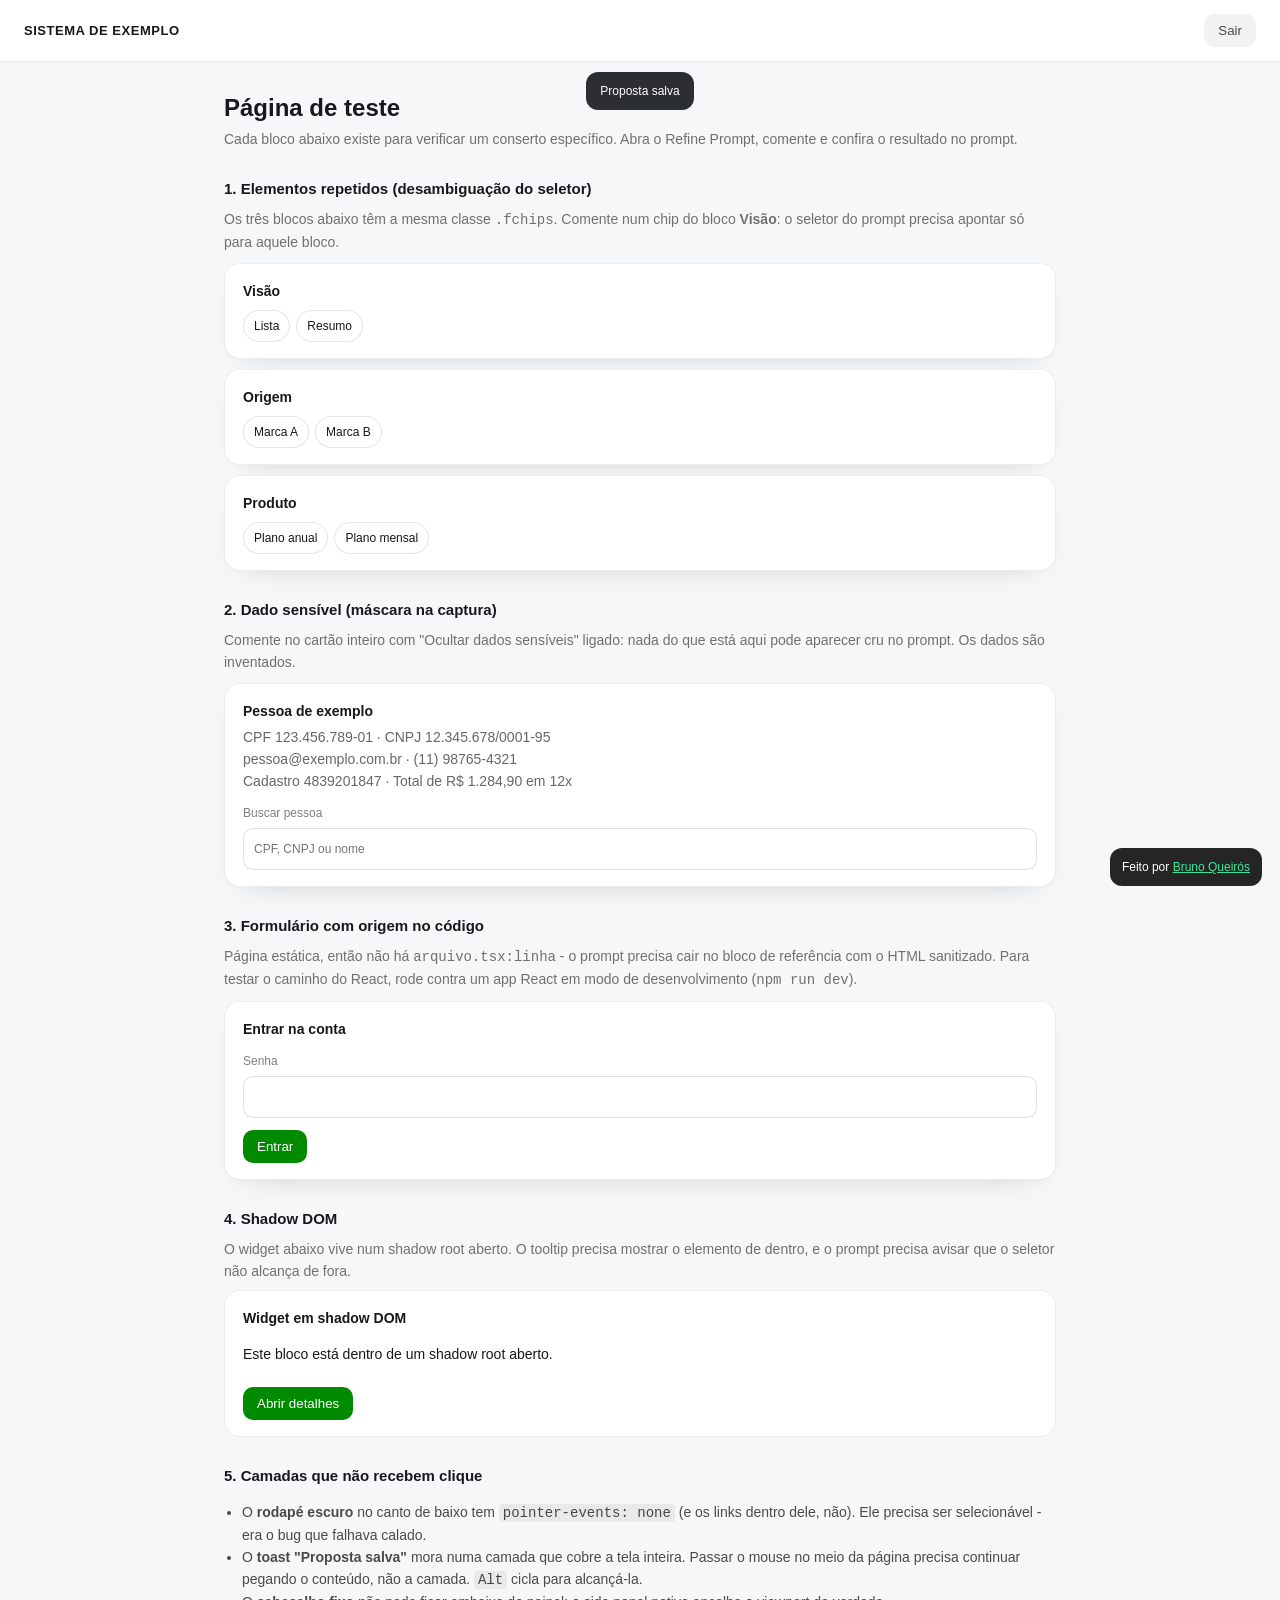
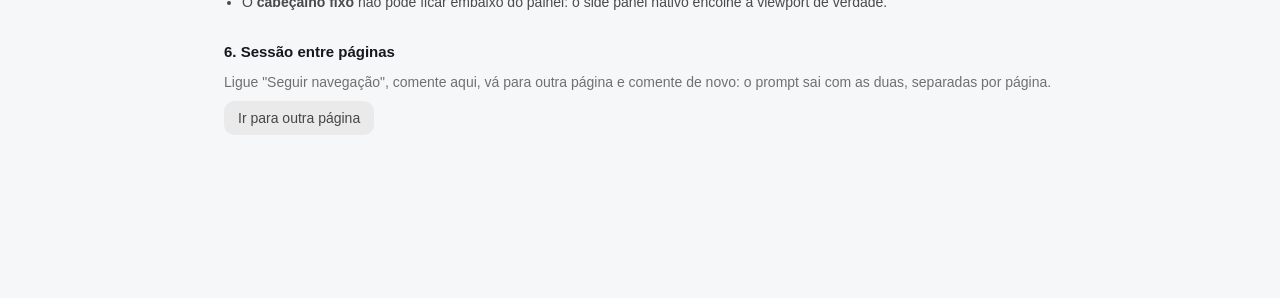
<file: demo/index.html>
<!doctype html>
<!--
  Página de teste do Refine Prompt.

  Não é vitrine: cada bloco aqui é o fixture de um problema conhecido, para
  conferir os consertos sem depender de achar o caso na vida real. O que testar
  está escrito na própria página.
-->
<html lang="pt-BR">
  <head>
    <meta charset="utf-8" />
    <title>Refine Prompt - página de teste</title>
    <style>
      :root { color-scheme: light; }
      * { box-sizing: border-box; }
      body {
        margin: 0;
        font-family: Inter, -apple-system, BlinkMacSystemFont, Arial, sans-serif;
        font-size: 14px;
        line-height: 22px;
        color: #16181c;
        background: #f6f7f8;
      }
      header.topo {
        position: fixed; inset: 0 0 auto 0; z-index: 10;
        display: flex; align-items: center; justify-content: space-between;
        padding: 14px 24px;
        background: #fff;
        border-bottom: 1px solid rgba(0,0,0,0.08);
      }
      header.topo b { font-size: 13px; letter-spacing: 0.04em; text-transform: uppercase; }
      main { max-width: 880px; margin: 0 auto; padding: 84px 24px 160px; }
      h1 { font-size: 24px; line-height: 32px; margin: 8px 0 4px; }
      h2 { font-size: 15px; margin: 28px 0 8px; }
      p.lead { color: rgba(0,0,0,0.55); margin: 0 0 8px; }
      .card {
        background: #fff; border: 1px solid rgba(0,0,0,0.07);
        border-radius: 16px; padding: 16px 18px; margin: 10px 0;
        box-shadow: 0 10px 30px -22px rgba(0,0,0,0.35);
      }
      .card h3 { margin: 0 0 4px; font-size: 14px; }
      .card p { margin: 0; color: rgba(0,0,0,0.6); }
      .btn {
        border: 0; border-radius: 10px; padding: 9px 14px;
        font: 600 13px/1 inherit; cursor: pointer;
      }
      .btn-primary { background: #008a00; color: #fff; }
      .btn-ghost { background: rgba(0,0,0,0.05); color: rgba(0,0,0,0.7); }
      .fchips { display: flex; gap: 6px; flex-wrap: wrap; margin-top: 8px; }
      .chip {
        border: 1px solid rgba(0,0,0,0.1); border-radius: 999px;
        padding: 4px 10px; font-size: 12px; background: #fff;
      }
      label.campo { display: block; font-size: 12px; color: rgba(0,0,0,0.5); margin-top: 10px; }
      label.campo input {
        display: block; width: 100%; margin-top: 4px;
        border: 1px solid rgba(0,0,0,0.12); border-radius: 10px; padding: 9px 10px;
        font: inherit;
      }
      .checklist { padding-left: 18px; color: rgba(0,0,0,0.7); }
      .checklist code { background: rgba(0,0,0,0.06); border-radius: 4px; padding: 1px 4px; }

      /* Fixture do bug do picker: o container não recebe evento de
         ponteiro, os filhos recebem. O picker antigo pegava o elemento de
         trás e selecionava a coisa errada, calado. */
      footer.app-sign {
        position: fixed; right: 18px; bottom: 14px; z-index: 9;
        padding: 8px 12px; border-radius: 12px;
        background: rgba(0,0,0,0.85); color: #fff; font-size: 12px;
        pointer-events: none;
      }
      footer.app-sign a { pointer-events: auto; color: #3ee49a; }

      /* Fixture do caso espelho: camada que cobre a viewport inteira só para
         hospedar toast. Com pointer-events neutralizado, ela viraria o alvo em
         qualquer ponto da tela se `passaVento()` não a tirasse da frente. */
      .toast-layer {
        position: fixed; inset: 0; z-index: 8;
        pointer-events: none;
        display: flex; align-items: flex-start; justify-content: center;
        padding-top: 72px;
      }
      .toast {
        pointer-events: auto;
        background: #16181c; color: #fff; border-radius: 12px;
        padding: 8px 14px; font-size: 12px; opacity: 0.9;
      }
    </style>
  </head>
  <body>
    <header class="topo">
      <b>Sistema de exemplo</b>
      <button class="btn btn-ghost" id="sair">Sair</button>
    </header>

    <div class="toast-layer" aria-live="polite">
      <div class="toast">Proposta salva</div>
    </div>

    <main>
      <h1>Página de teste</h1>
      <p class="lead">
        Cada bloco abaixo existe para verificar um conserto específico. Abra o
        Refine Prompt, comente e confira o resultado no prompt.
      </p>

      <h2>1. Elementos repetidos (desambiguação do seletor)</h2>
      <p class="lead">
        Os três blocos abaixo têm a mesma classe <code>.fchips</code>. Comente
        num chip do bloco <b>Visão</b>: o seletor do prompt precisa apontar só
        para aquele bloco.
      </p>
      <aside class="picker">
        <div class="side-block card">
          <h3>Visão</h3>
          <div class="fchips">
            <span class="chip">Lista</span>
            <span class="chip">Resumo</span>
          </div>
        </div>
        <div class="side-block card">
          <h3>Origem</h3>
          <div class="fchips">
            <span class="chip">Marca A</span>
            <span class="chip">Marca B</span>
          </div>
        </div>
        <div class="side-block card">
          <h3>Produto</h3>
          <div class="fchips">
            <span class="chip">Plano anual</span>
            <span class="chip">Plano mensal</span>
          </div>
        </div>
      </aside>

      <h2>2. Dado sensível (máscara na captura)</h2>
      <p class="lead">
        Comente no cartão inteiro com "Ocultar dados sensíveis" ligado: nada do
        que está aqui pode aparecer cru no prompt. Os dados são inventados.
      </p>
      <div class="card" id="cliente">
        <h3>Pessoa de exemplo</h3>
        <p>CPF 123.456.789-01 · CNPJ 12.345.678/0001-95</p>
        <p>pessoa@exemplo.com.br · (11) 98765-4321</p>
        <p>Cadastro 4839201847 · Total de R$ 1.284,90 em 12x</p>
        <label class="campo">
          Buscar pessoa
          <input id="buscaInput" type="search" placeholder="CPF, CNPJ ou nome" />
        </label>
      </div>

      <h2>3. Formulário com origem no código</h2>
      <p class="lead">
        Página estática, então não há <code>arquivo.tsx:linha</code> - o prompt
        precisa cair no bloco de referência com o HTML sanitizado. Para testar
        o caminho do React, rode contra um app React em modo de
        desenvolvimento (<code>npm run dev</code>).
      </p>
      <form class="card form-login">
        <h3>Entrar na conta</h3>
        <label class="campo">Senha <input type="password" /></label>
        <p style="margin-top: 12px">
          <button class="btn btn-primary" data-testid="submit-login" type="button">
            Entrar
          </button>
        </p>
      </form>

      <h2>4. Shadow DOM</h2>
      <p class="lead">
        O widget abaixo vive num shadow root aberto. O tooltip precisa mostrar
        o elemento de dentro, e o prompt precisa avisar que o seletor não
        alcança de fora.
      </p>
      <meu-widget></meu-widget>

      <h2>5. Camadas que não recebem clique</h2>
      <ul class="checklist">
        <li>
          O <b>rodapé escuro</b> no canto de baixo tem
          <code>pointer-events: none</code> (e os links dentro dele, não). Ele
          precisa ser selecionável - era o bug que falhava calado.
        </li>
        <li>
          O <b>toast "Proposta salva"</b> mora numa camada que cobre a tela
          inteira. Passar o mouse no meio da página precisa continuar pegando o
          conteúdo, não a camada. <code>Alt</code> cicla para alcançá-la.
        </li>
        <li>
          O <b>cabeçalho fixo</b> não pode ficar embaixo do painel: o side panel
          nativo encolhe a viewport de verdade.
        </li>
      </ul>

      <h2>6. Sessão entre páginas</h2>
      <p class="lead">
        Ligue "Seguir navegação", comente aqui, vá para outra página e comente
        de novo: o prompt sai com as duas, separadas por página.
      </p>
      <p>
        <a href="https://example.com" class="btn btn-ghost" style="text-decoration: none">
          Ir para outra página
        </a>
      </p>
    </main>

    <footer class="app-sign">
      Feito por
      <a href="https://github.com/bqdesigner" target="_blank" rel="noopener">Bruno Queirós</a>
    </footer>

    <script>
      class MeuWidget extends HTMLElement {
        connectedCallback() {
          const raiz = this.attachShadow({ mode: 'open' });
          const estilo = document.createElement('style');
          estilo.textContent =
            '.box{background:#fff;border:1px solid rgba(0,0,0,.07);border-radius:16px;padding:16px 18px;font:14px/22px Inter,Arial,sans-serif}' +
            '.box b{display:block;font-size:14px}' +
            '.box button{margin-top:8px;border:0;border-radius:10px;padding:9px 14px;background:#008a00;color:#fff;font:600 13px/1 inherit;cursor:pointer}';
          const box = document.createElement('div');
          box.className = 'box';
          const titulo = document.createElement('b');
          titulo.textContent = 'Widget em shadow DOM';
          const p = document.createElement('p');
          p.textContent = 'Este bloco está dentro de um shadow root aberto.';
          const b = document.createElement('button');
          b.textContent = 'Abrir detalhes';
          box.append(titulo, p, b);
          raiz.append(estilo, box);
        }
      }
      customElements.define('meu-widget', MeuWidget);
    </script>
  </body>
</html>
</file>
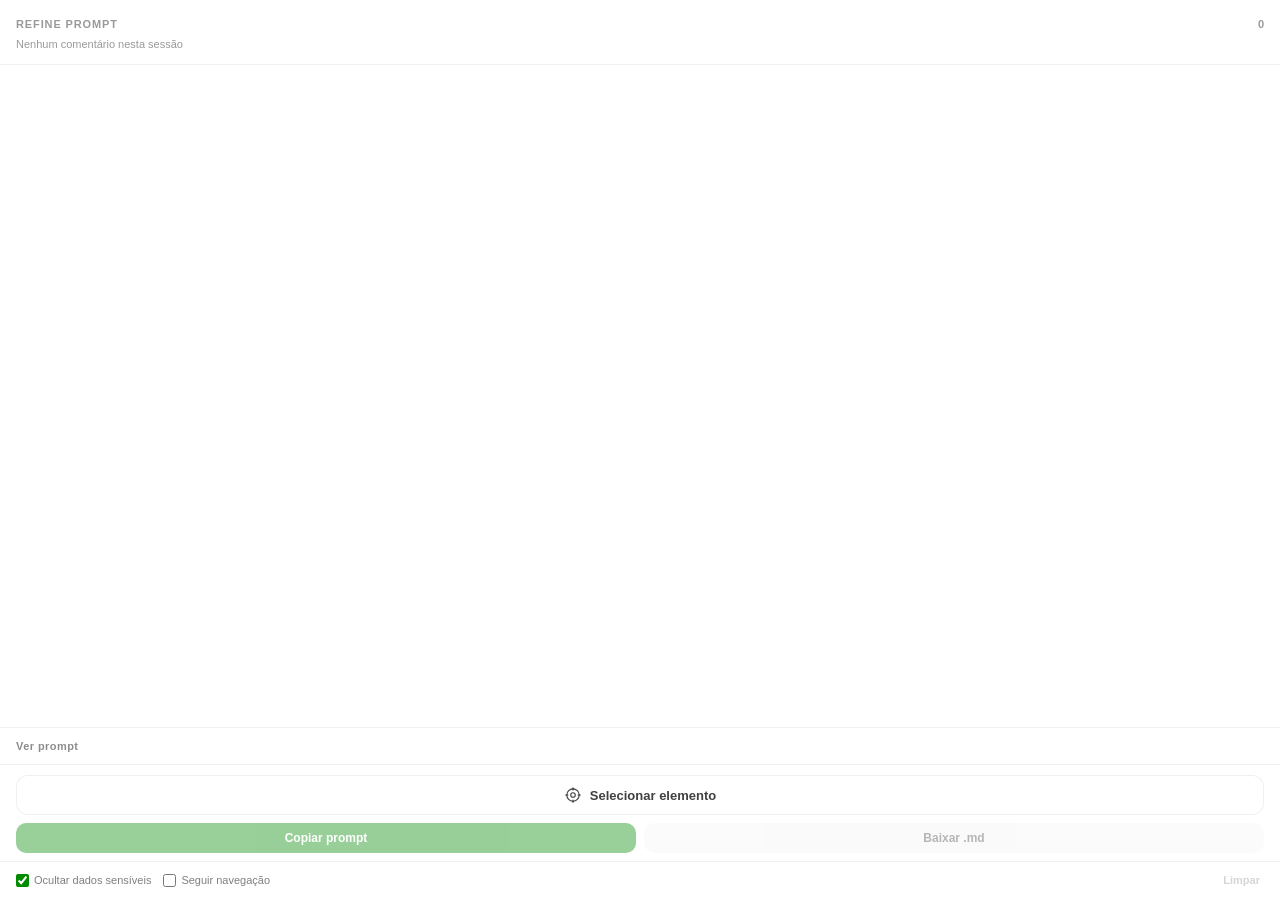
<file: sidepanel/index.html>
<!doctype html>
<html lang="pt-BR">
  <head>
    <meta charset="utf-8" />
    <title>Refine Prompt</title>
    <link rel="stylesheet" href="panel.css" />
  </head>
  <body>
    <header class="topo">
      <div class="topo-linha">
        <p class="rotulo">Refine Prompt <span class="versao" id="versao"></span></p>
        <span class="contador" id="contador">0</span>
      </div>
      <p class="meta" id="meta">Nenhum comentário nesta sessão</p>
    </header>

    <p class="aviso" id="aviso" hidden></p>

    <main class="historico" id="historico"></main>

    <section class="compositor" id="compositor" hidden>
      <p class="alvo" id="alvoRotulo"></p>
      <textarea
        id="texto"
        rows="3"
        placeholder="O que muda aqui?"
        spellcheck="false"
      ></textarea>
      <div class="linha">
        <button type="button" class="fantasma" id="cancelar">Cancelar</button>
        <button type="button" class="primario" id="comentar" disabled>Salvar</button>
      </div>
    </section>

    <details class="gaveta" id="gaveta">
      <summary id="resumoGaveta">Ver prompt</summary>
      <pre id="previa"></pre>
    </details>

    <footer class="acoes">
      <button type="button" class="mira" id="mira" aria-pressed="false">
        <svg viewBox="0 0 256 256" aria-hidden="true">
          <line x1="128" y1="232" x2="128" y2="200" fill="none" stroke="currentColor" stroke-linecap="round" stroke-linejoin="round" stroke-width="16"/>
          <circle cx="128" cy="128" r="88" fill="none" stroke="currentColor" stroke-linecap="round" stroke-linejoin="round" stroke-width="16"/>
          <line x1="128" y1="24" x2="128" y2="56" fill="none" stroke="currentColor" stroke-linecap="round" stroke-linejoin="round" stroke-width="16"/>
          <line x1="24" y1="128" x2="56" y2="128" fill="none" stroke="currentColor" stroke-linecap="round" stroke-linejoin="round" stroke-width="16"/>
          <line x1="232" y1="128" x2="200" y2="128" fill="none" stroke="currentColor" stroke-linecap="round" stroke-linejoin="round" stroke-width="16"/>
          <circle cx="128" cy="128" r="32" fill="none" stroke="currentColor" stroke-linecap="round" stroke-linejoin="round" stroke-width="16"/>
        </svg>
        <span id="miraTexto">Selecionar elemento</span>
      </button>

      <div class="linha exportar">
        <button type="button" class="primario" id="copiar" disabled>Copiar prompt</button>
        <button type="button" class="fantasma" id="baixar" disabled>Baixar .md</button>
      </div>

      <div class="utilidades">
        <label class="opcao">
          <input type="checkbox" id="redigir" checked />
          Ocultar dados sensíveis
        </label>
        <label class="opcao">
          <input type="checkbox" id="seguir" />
          Seguir navegação
        </label>
        <button type="button" class="texto" id="limpar" disabled>Limpar</button>
      </div>
    </footer>

    <script type="module" src="panel.js"></script>
  </body>
</html>
</file>
<file: sidepanel/panel.css>
/* Refine Prompt - estilo do painel.
 *
 * Verde #008a00, cantos de 10/16/20px, rótulo de seção em 11px maiúsculo com
 * tracking, corpo em 13px, números tabulares.
 *
 * Nada de barra-asterisco em caminho dentro deste comentário: um "pasta/*"
 * seguido de barra fecha o bloco aqui mesmo, e o resto do texto vira seletor
 * inválido que engole a regra `:root` logo abaixo. Foi exatamente isso que
 * deixou todo botão primário branco no branco na primeira versão.
 *
 * Cores e medidas literais, sem token de design system: isto é ferramenta de
 * revisão, não UI de produto. Um token aqui só criaria a expectativa de que o
 * painel acompanha o DS de alguém.
 */

:root {
  --verde: #008a00;
  --verde-claro: rgba(28, 235, 0, 0.14);
  --borda: rgba(0, 0, 0, 0.06);
  --sombra: 0 10px 30px -18px rgba(0, 0, 0, 0.25);
}

* {
  box-sizing: border-box;
}

html,
body {
  height: 100%;
  margin: 0;
}

body {
  display: flex;
  flex-direction: column;
  background: #fff;
  color: rgba(0, 0, 0, 0.85);
  font-family: Inter, -apple-system, BlinkMacSystemFont, "Helvetica Neue", Arial, sans-serif;
  font-size: 13px;
  line-height: 20px;
  -webkit-font-smoothing: antialiased;
}

/* -------------------------------------------------------------------- topo */

.topo {
  flex: none;
  padding: 14px 16px 12px;
  border-bottom: 1px solid var(--borda);
}

.topo-linha {
  display: flex;
  align-items: center;
  justify-content: space-between;
  gap: 8px;
}

.rotulo {
  margin: 0;
  font-size: 11px;
  font-weight: 600;
  letter-spacing: 0.08em;
  text-transform: uppercase;
  color: rgba(0, 0, 0, 0.4);
}

.versao {
  color: rgba(0, 0, 0, 0.25);
}

.contador {
  font-size: 11px;
  font-weight: 600;
  font-variant-numeric: tabular-nums;
  color: rgba(0, 0, 0, 0.4);
}

.meta {
  margin: 2px 0 0;
  font-size: 11px;
  line-height: 16px;
  color: rgba(0, 0, 0, 0.4);
}

.aviso {
  flex: none;
  margin: 10px 16px 0;
  padding: 8px 10px;
  border-radius: 10px;
  background: var(--verde-claro);
  font-size: 11px;
  line-height: 16px;
  font-weight: 600;
  color: #075c07;
}

.aviso.alerta {
  background: rgba(217, 48, 37, 0.1);
  color: #a3231a;
}

/* --------------------------------------------------------------- histórico */

.historico {
  flex: 1 1 auto;
  overflow-y: auto;
  padding: 10px 16px 16px;
}

.vazio {
  margin: 24px 0 0;
  font-size: 13px;
  line-height: 20px;
  color: rgba(0, 0, 0, 0.45);
}

.vazio b {
  color: rgba(0, 0, 0, 0.75);
  font-weight: 600;
}

.grupo {
  margin-top: 14px;
}

.grupo:first-child {
  margin-top: 4px;
}

.grupo-topo {
  display: flex;
  align-items: baseline;
  justify-content: space-between;
  gap: 8px;
  padding: 0 2px 6px;
}

.grupo-titulo {
  min-width: 0;
  overflow: hidden;
  text-overflow: ellipsis;
  white-space: nowrap;
  font-size: 11px;
  font-weight: 600;
  color: var(--verde);
}

.grupo-titulo.outra {
  color: rgba(0, 0, 0, 0.45);
}

.grupo-qtd {
  flex: none;
  font-size: 11px;
  font-weight: 600;
  font-variant-numeric: tabular-nums;
  color: rgba(0, 0, 0, 0.35);
}

.cartoes {
  overflow: hidden;
  border: 1px solid var(--borda);
  border-radius: 16px;
  box-shadow: var(--sombra);
}

.cartao {
  display: flex;
  align-items: flex-start;
  gap: 8px;
  padding: 10px 10px 10px 12px;
  border-top: 1px solid var(--borda);
  background: #fff;
}

.cartao:first-child {
  border-top: 0;
}

.cartao:hover {
  background: rgba(0, 0, 0, 0.02);
}

.cartao-n {
  flex: none;
  padding-top: 1px;
  font-size: 11px;
  font-weight: 600;
  font-variant-numeric: tabular-nums;
  color: rgba(0, 0, 0, 0.35);
}

.cartao-corpo {
  flex: 1 1 auto;
  min-width: 0;
  border: 0;
  padding: 0;
  background: none;
  text-align: left;
  font: inherit;
  color: inherit;
  cursor: text;
}

.cartao-texto {
  display: block;
  color: rgba(0, 0, 0, 0.8);
  overflow-wrap: anywhere;
}

.cartao-alvo {
  display: block;
  margin-top: 2px;
  overflow: hidden;
  text-overflow: ellipsis;
  white-space: nowrap;
  font-size: 11px;
  line-height: 16px;
  color: rgba(0, 0, 0, 0.4);
}

.cartao-fora {
  color: rgba(0, 0, 0, 0.3);
}

.remover {
  flex: none;
  display: flex;
  align-items: center;
  justify-content: center;
  width: 24px;
  height: 24px;
  border: 0;
  border-radius: 8px;
  background: none;
  color: rgba(0, 0, 0, 0.28);
  cursor: pointer;
}

.remover:hover {
  background: rgba(0, 0, 0, 0.06);
  color: rgba(0, 0, 0, 0.7);
}

.remover svg {
  width: 14px;
  height: 14px;
}

/* -------------------------------------------------------------- compositor */

.compositor {
  flex: none;
  padding: 10px 16px 12px;
  border-top: 1px solid var(--borda);
  background: #fff;
}

.compositor .alvo {
  margin: 0 2px 6px;
  overflow: hidden;
  text-overflow: ellipsis;
  white-space: nowrap;
  font-size: 11px;
  line-height: 16px;
  color: rgba(0, 0, 0, 0.45);
}

.compositor textarea {
  width: 100%;
  resize: none;
  border: 0;
  border-radius: 10px;
  padding: 9px 10px;
  background: rgba(0, 0, 0, 0.04);
  font: inherit;
  color: inherit;
  outline: none;
}

.compositor textarea::placeholder {
  color: rgba(0, 0, 0, 0.35);
}

.compositor textarea:focus {
  box-shadow: inset 0 0 0 2px rgba(0, 138, 0, 0.35);
}

/* ------------------------------------------------------------------ gaveta */

.gaveta {
  flex: none;
  border-top: 1px solid var(--borda);
}

.gaveta[hidden] {
  display: none;
}

.gaveta summary {
  padding: 8px 16px;
  font-size: 11px;
  font-weight: 600;
  letter-spacing: 0.04em;
  color: rgba(0, 0, 0, 0.45);
  cursor: pointer;
  list-style: none;
}

.gaveta summary::-webkit-details-marker {
  display: none;
}

.gaveta summary:hover {
  color: rgba(0, 0, 0, 0.8);
}

.gaveta pre {
  max-height: 40vh;
  overflow: auto;
  margin: 0;
  padding: 0 16px 12px;
  white-space: pre-wrap;
  overflow-wrap: anywhere;
  font-family: ui-monospace, SFMono-Regular, Menlo, monospace;
  font-size: 11px;
  line-height: 16px;
  color: rgba(0, 0, 0, 0.7);
}

/* ------------------------------------------------------------------ ações */

.acoes {
  flex: none;
  display: flex;
  flex-direction: column;
  gap: 8px;
  padding: 10px 16px 12px;
  border-top: 1px solid var(--borda);
  background: #fff;
}

.linha {
  display: flex;
  align-items: center;
  gap: 8px;
}

.compositor .linha {
  margin-top: 8px;
  justify-content: flex-end;
}

.exportar > * {
  flex: 1 1 0;
}

button {
  font-family: inherit;
}

.primario,
.fantasma {
  border: 0;
  border-radius: 10px;
  padding: 8px 12px;
  font-size: 12px;
  font-weight: 600;
  cursor: pointer;
}

.primario {
  background: var(--verde);
  color: #fff;
}

.primario:hover:not(:disabled) {
  background: #007300;
}

.fantasma {
  background: rgba(0, 0, 0, 0.04);
  color: rgba(0, 0, 0, 0.7);
}

.fantasma:hover:not(:disabled) {
  background: rgba(0, 0, 0, 0.08);
}

.primario:disabled,
.fantasma:disabled,
.texto:disabled {
  opacity: 0.4;
  cursor: default;
}

.mira {
  display: flex;
  align-items: center;
  justify-content: center;
  gap: 8px;
  border: 1px solid var(--borda);
  border-radius: 12px;
  padding: 10px 12px;
  background: #fff;
  font-size: 13px;
  font-weight: 600;
  color: rgba(0, 0, 0, 0.75);
  cursor: pointer;
}

.mira:hover {
  background: rgba(0, 0, 0, 0.03);
}

.mira svg {
  width: 18px;
  height: 18px;
}

.mira[aria-pressed="true"] {
  border-color: transparent;
  background: var(--verde);
  color: #fff;
}

.utilidades {
  display: flex;
  align-items: center;
  gap: 12px;
  flex-wrap: wrap;
  /* Mesmo divisor do topo do rodapé. A margem negativa sangra a borda até as
   * beiradas: a de cima é do container, que já é largura cheia, e sem isto esta
   * ficaria recuada nos 16px de padding e as duas não pareceriam a mesma linha. */
  margin: 0 -16px;
  padding: 10px 16px 0;
  border-top: 1px solid var(--borda);
}

.opcao {
  display: flex;
  align-items: center;
  gap: 5px;
  font-size: 11px;
  line-height: 16px;
  color: rgba(0, 0, 0, 0.5);
  cursor: pointer;
}

.opcao input {
  width: 13px;
  height: 13px;
  margin: 0;
  accent-color: var(--verde);
}

.texto {
  margin-left: auto;
  border: 0;
  padding: 2px 4px;
  background: none;
  font-size: 11px;
  font-weight: 600;
  color: rgba(0, 0, 0, 0.4);
  cursor: pointer;
}

.texto:hover:not(:disabled) {
  color: rgba(0, 0, 0, 0.8);
}
</file>
